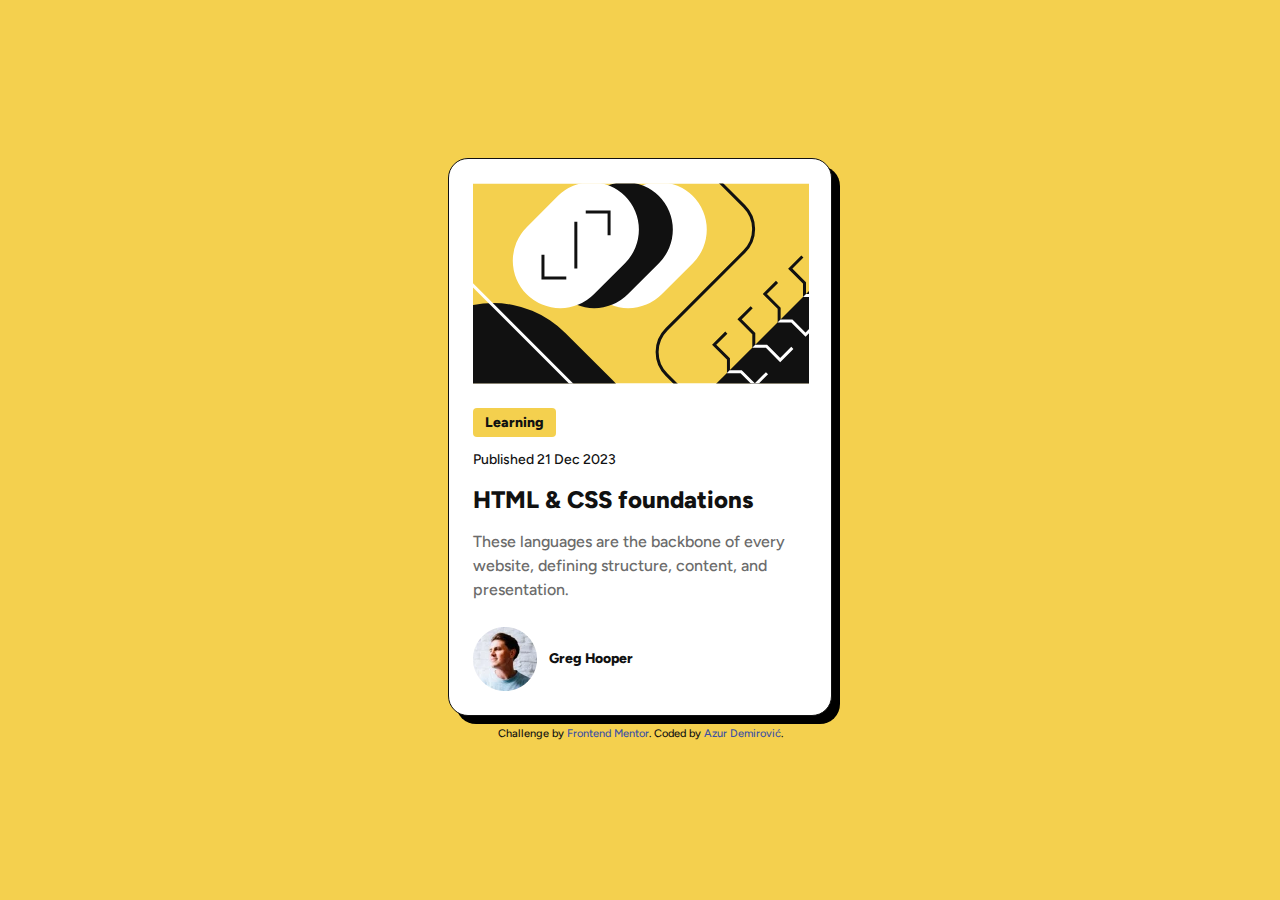
<file: homework3/index.html>
<!DOCTYPE html>
<html lang="en">
  <head>
    <meta charset="UTF-8" />
    <meta name="viewport" content="width=device-width, initial-scale=1.0" />
    <!-- displays site properly based on user's device -->

    <link
      rel="icon"
      type="image/png"
      sizes="32x32"
      href="./assets/images/favicon-32x32.png"
    />

    <title>Frontend Mentor | Blog preview card</title>
    <link rel="stylesheet" href="styles/reset.css" />
    <link rel="stylesheet" href="styles/theme.css" />
    <link rel="stylesheet" href="styles/main.css" />
  </head>
  <body>
    <main class="main-section">
      <div class="card">
        <img
          src="assets/images/illustration-article.svg"
          alt="Illustration art of the article."
          id="illustration-img"
        />

        <div class="card-main-content">
          <div class="card-tag">
            <span class="card-tag-text">Learning</span>
          </div>

          <time class="card-date-text">Published 21 Dec 2023</time>

          <a href="#"><h3 class="card-main-heading-text">HTML & CSS foundations</h3></a>

          <p class="card-text">
            These languages are the backbone of every website, defining
            structure, content, and presentation.
          </p>
        </div>

        <div class="user-section">
          <img
            src="assets/images/image-avatar.webp"
            alt="Image of user icon."
            id="user-icon"
          />
          <a href="#" class="card-username-text">Greg Hooper</a>
        </div>
      </div>
      <div class="attribution card-date-text">
        Challenge by
        <a href="https://www.frontendmentor.io?ref=challenge" target="_blank"
          >Frontend Mentor</a
        >. Coded by <a href="#">Azur Demirović</a>.
      </div>
    </main>
  </body>
</html>
</file>
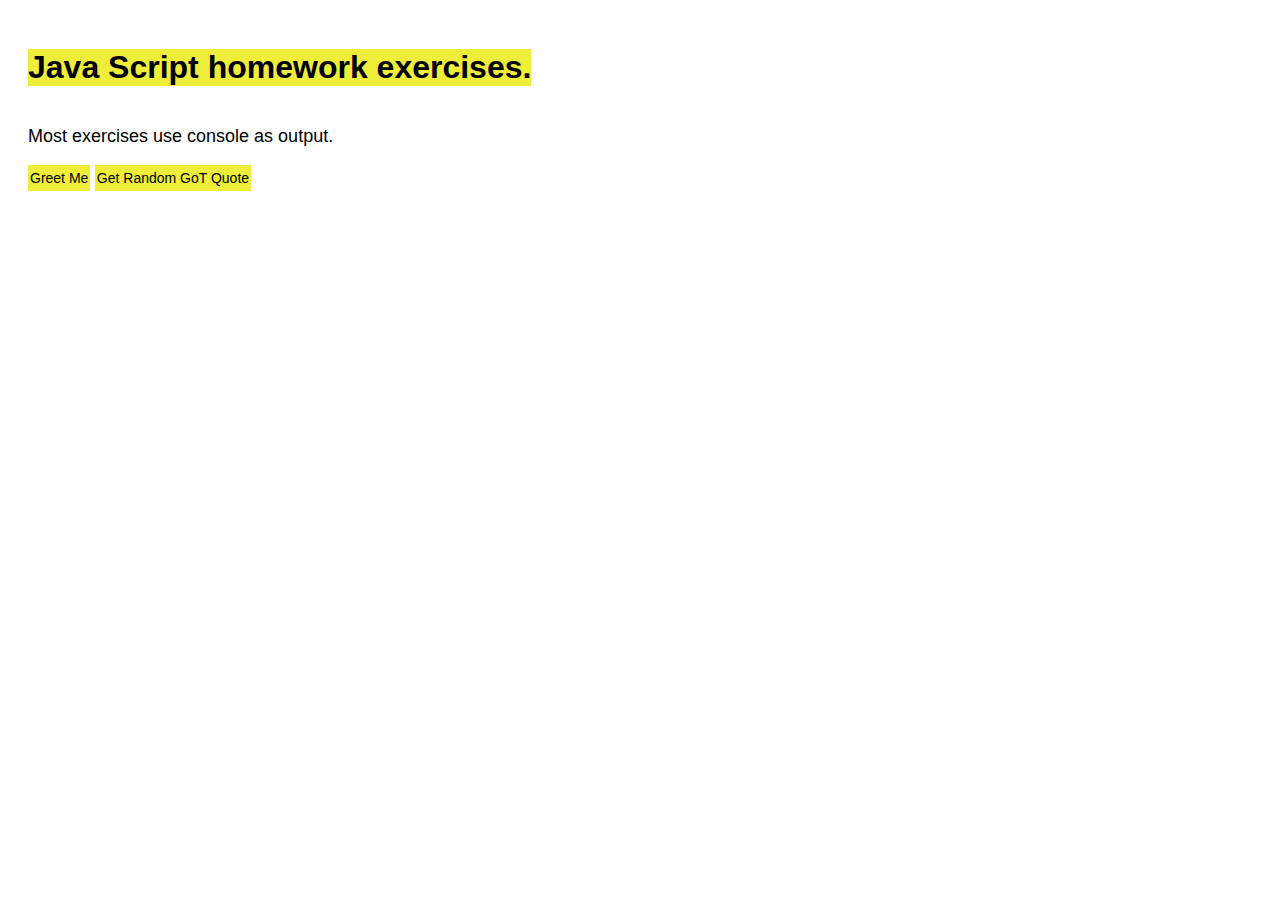
<file: homework4/index.html>
<!DOCTYPE html>
<html lang="en">
  <head>
    <meta charset="UTF-8" />
    <meta name="viewport" content="width=device-width, initial-scale=1.0" />
    <title>Java Script HW</title>
    <link rel="stylesheet" href="style.css" />
  </head>
  <body>
    <h1>Java Script homework exercises.</h1>
    <p>Most exercises use console as output.</p>
    <button onclick="promptAndGreet()">Greet Me</button>
    <button onclick="getRandomQuote()">Get Random GoT Quote</button>

    <script src="scripts/functions.js"></script>
    <script src="scripts/arrays.js"></script>
    <script src="scripts/objects.js"></script>
    <script src="scripts/dates.js"></script>
    <script src="scripts/strings.js"></script>
    <script src="scripts/maps.js"></script>
    <script src="scripts/scopes.js"></script>
    <script src="scripts/closure.js"></script>
    <script src="scripts/errors.js"></script>
    <script src="scripts/OOP.js"></script>
  </body>
</html>
</file>
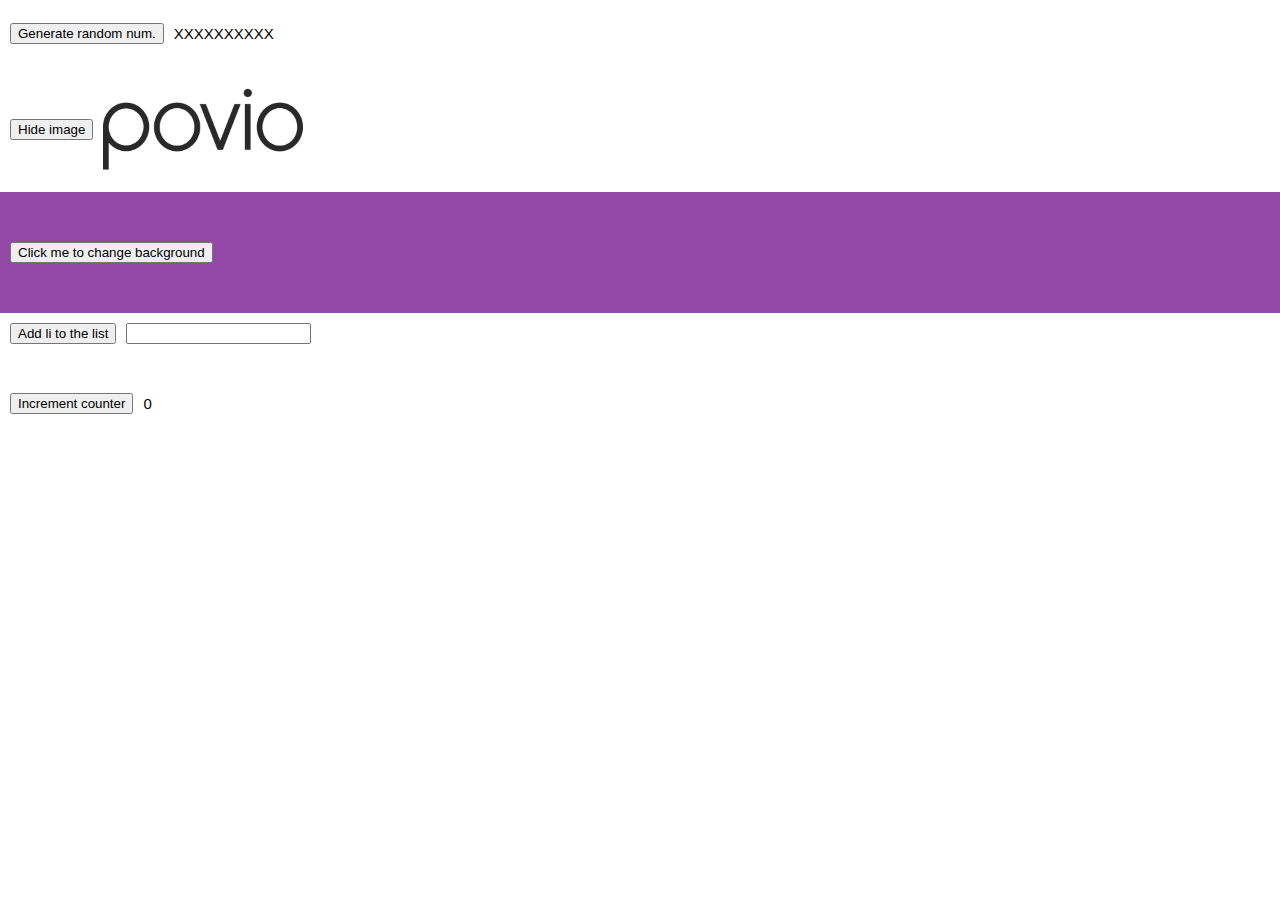
<file: homework5/index.html>
<!DOCTYPE html>
<html lang="en">
  <head>
    <meta charset="UTF-8" />
    <meta name="viewport" content="width=device-width, initial-scale=1.0" />
    <title>JS Func/DOM</title>
    <script defer src="scripts/functional.js"></script>
    <script defer src="scripts/DOM.js"></script>
    <link rel="stylesheet" href="style.css" />
  </head>
  <body>
    <div class="task">
      <button id="task-1-button">Generate random num.</button>
      <p id="task-1-paragraph">XXXXXXXXXX</p>
    </div>

    <div class="task">
      <button id="task-2-button">Hide Image</button>
      <img
        id="task-2-image"
        class="task-2-image"
        src="assets/povio.jpg"
        alt="Image of povio logo."
        width="200"
      />
    </div>

    <div id="div-with-background" class="task with-background">
      <button id="task-3-button">Click me to change background</button>
    </div>

    <div class="task">
      <button id="task-4-button">Add li to the list</button>
      <input type="text" id="task-4-input" />
    </div>
    <ul id="task-4-ul"></ul>

    <div class="task">
        <button id="task-5-button">Increment counter</button>
        <p id="task-5-paragraph" class="task-5-paragraph">0</p>
    </div>
  </body>
</html>
</file>
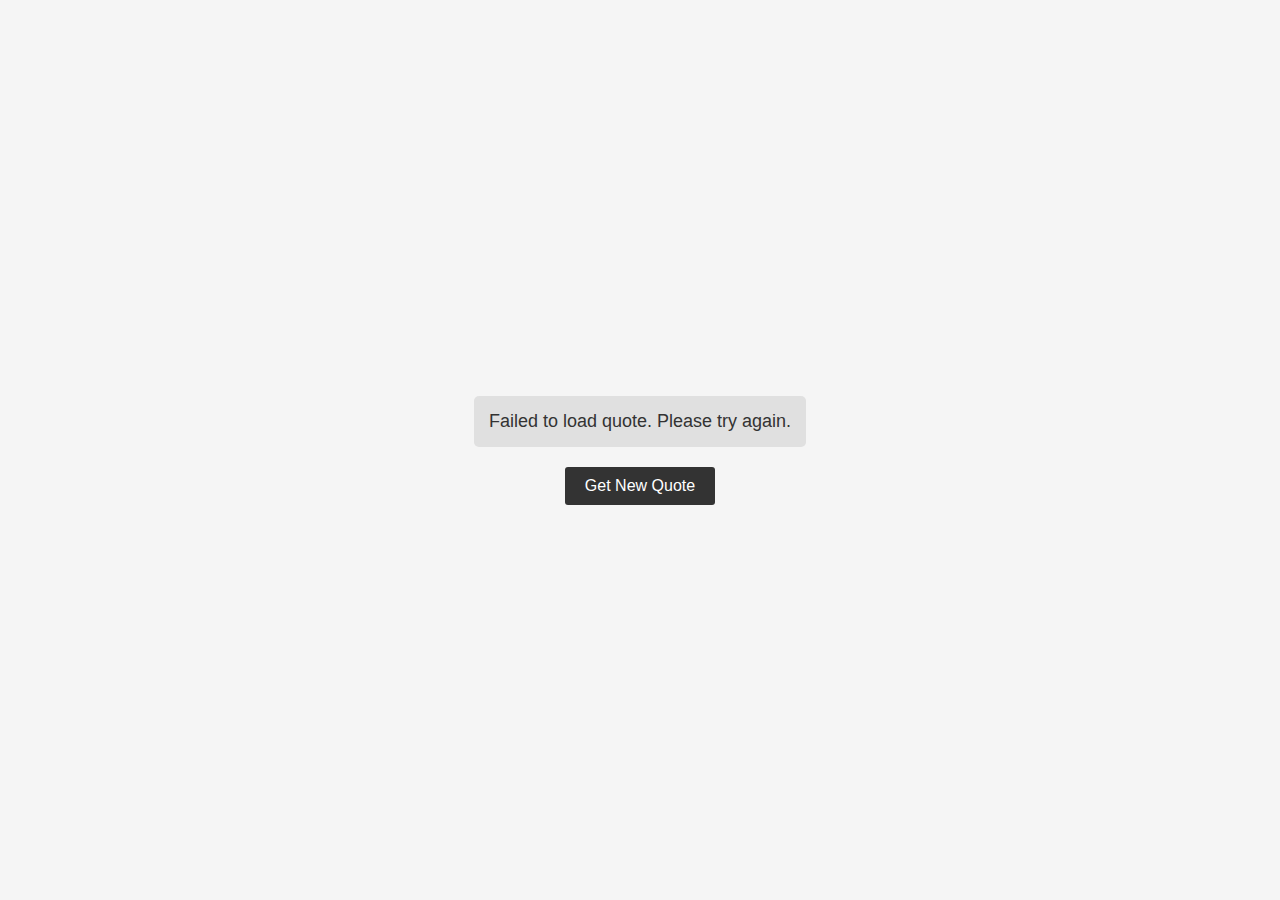
<file: homework6/index.html>
<!DOCTYPE html>
<html lang="en">
  <head>
    <meta charset="UTF-8" />
    <meta name="viewport" content="width=device-width, initial-scale=1.0" />
    <title>Promises & Fetching</title>
    <link rel="stylesheet" href="style.css" />
  </head>
  <body>
    <div class="quote-container">
      <div id="loading" class="loading">Loading quote...</div>
      <div id="error" class="error hidden">Failed to load quote. Please try again.</div>
      <div id="quote-content" class="quote-content hidden">
        <p id="quote-text" class="quote-text"></p>
        <p id="quote-author" class="quote-author"></p>
      </div>
      <button id="new-quote-btn" class="new-quote-btn hidden">Get New Quote</button>
    </div>

    <script src="scripts/promises.js"></script>
    <script src="scripts/quotes.js"></script>
  </body>
</html>
</file>
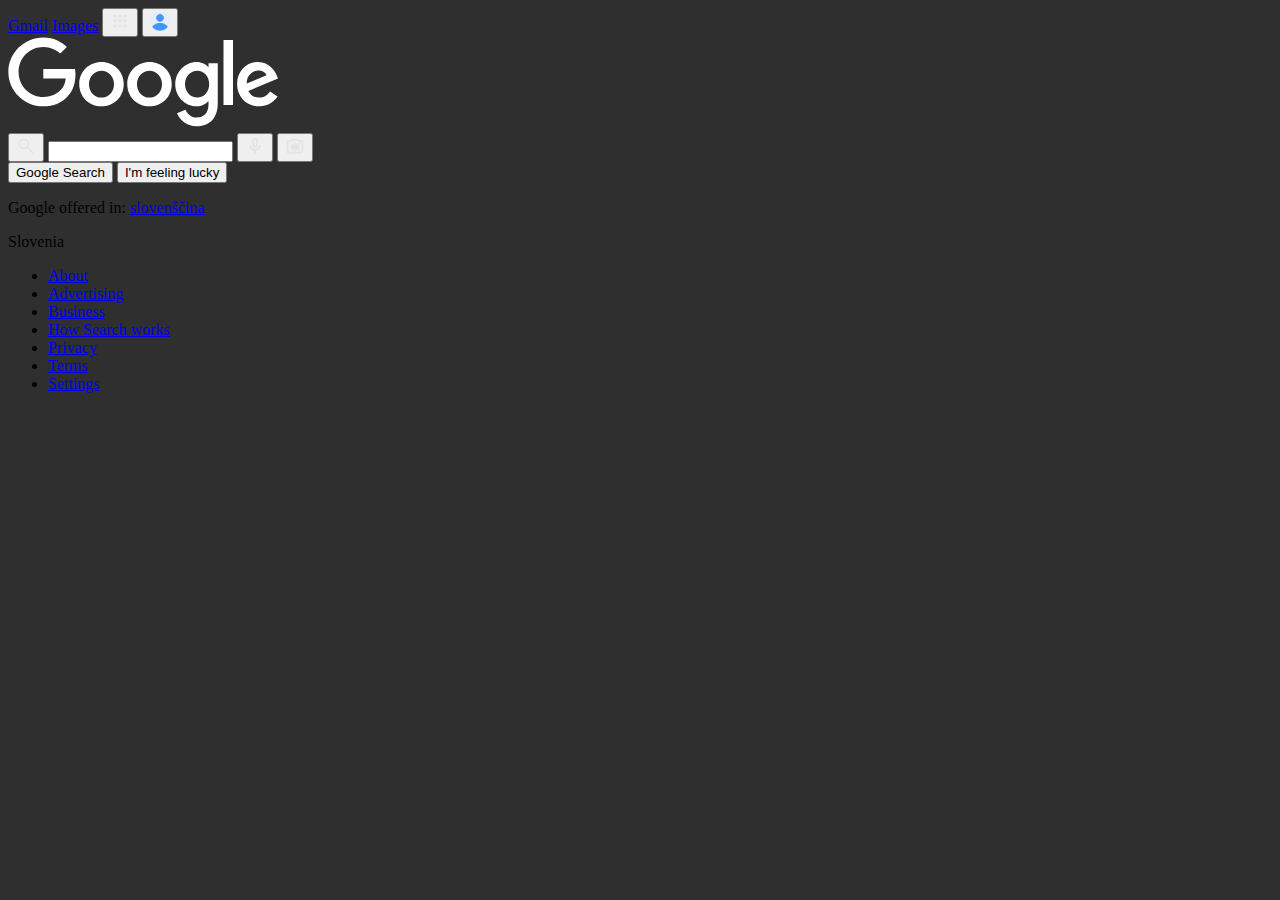
<file: ex1/google.html>
<!DOCTYPE html>
<html lang="en">
  <head>
    <meta charset="UTF-8" />
    <meta name="viewport" content="width=device-width, initial-scale=1.0" />
    <link rel="icon" type="image/x-icon" href="/assets/favicon.png" />
    <title>Google</title>
  </head>
  <body style="background-color: #2f2f2f">
    <header>
      <nav>
        <a href="#" id="gmail">Gmail</a>
        <a href="#" id="images">Images</a>
        <button id="apps-button" aria-label="open-apps-menu-button">
          <img src="assets/apps-icon.svg" alt="" width="20" height="20" />
        </button>
        <button id="user-button" aria-label="open-user-optins-button">
          <img src="assets/user-icon.png" alt="u" width="20" height="20" />
        </button>
      </nav>
    </header>
    <main>
      <div class="logo">
        <a href="#"><img src="assets/google-logo.svg" alt="Google logo" /></a>
      </div>

      <form>
        <section class="search-bar">
          <button type="submit" aria-label="search-button">
            <img src="assets/search-icon.svg" alt="" width="20" height="20" />
          </button>

          <input type="text" name="search-query" aria-label="search-inputbox" />

          <button type="button" aria-label="search-by-voice">
            <img
              src="assets/voice-search-icon.svg"
              alt=""
              width="20"
              height="20"
            />
          </button>

          <button type="button" aria-label="search-by-image">
            <img
              src="assets/image-search-icon.svg"
              alt=""
              width="20"
              height="20"
            />
          </button>
        </section>

        <section class="below-search-bar">
          <button type="submit">Google Search</button>
          <button type="submit">I'm feeling lucky</button>
          <p>Google offered in: <a href="#">slovenščina</a></p>
        </section>
      </form>
    </main>
    <footer class="footer">
      <div class="location">Slovenia</div>
      <nav class="policies" aria-label="footer-links">
        <ul>
          <li><a href="#">About</a></li>
          <li><a href="#">Advertising</a></li>
          <li><a href="#">Business</a></li>
          <li><a href="#">How Search works</a></li>
          <li><a href="#">Privacy</a></li>
          <li><a href="#">Terms</a></li>
          <li><a href="#">Settings</a></li>
        </ul>
      </nav>
    </footer>
  </body>
</html>
</file>
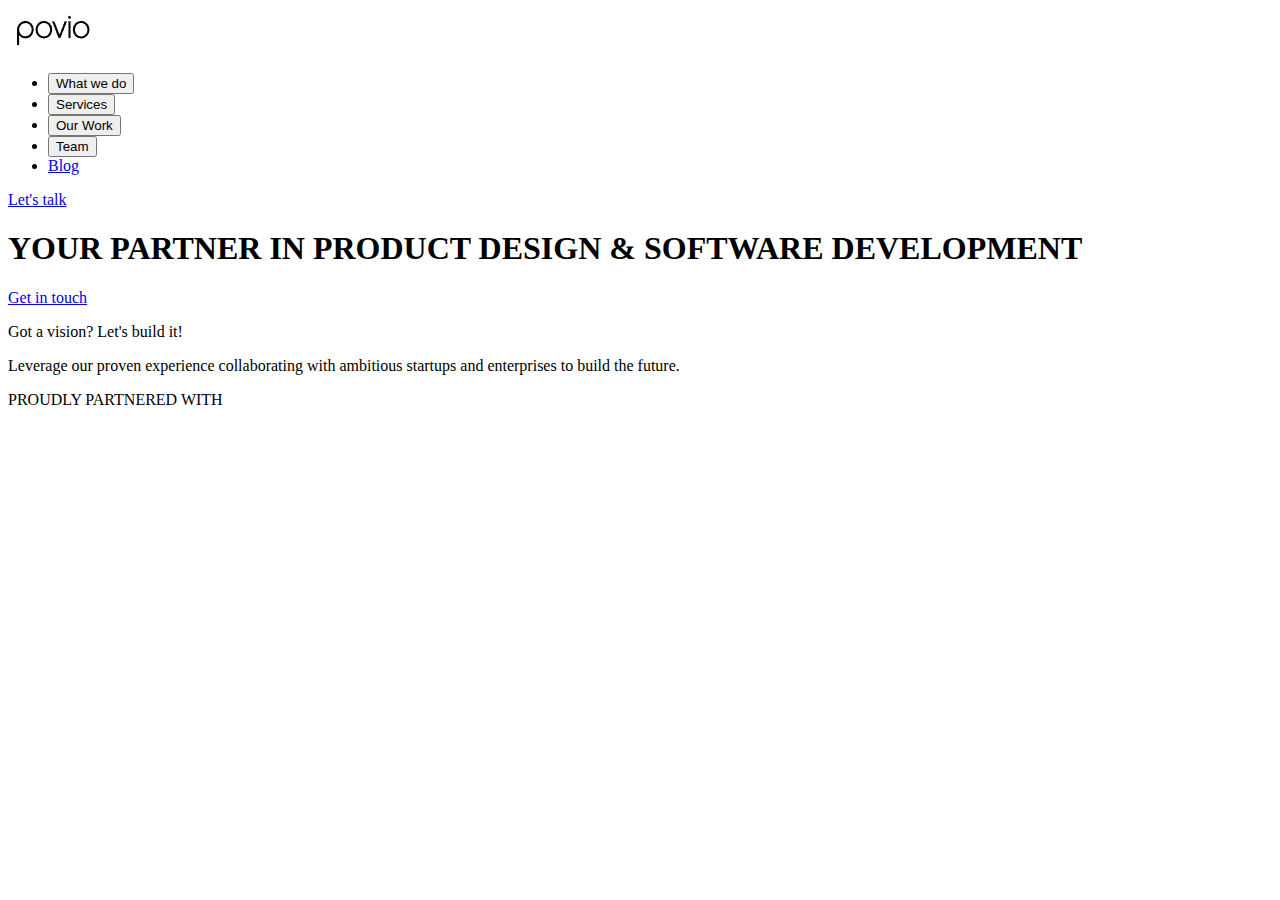
<file: ex2/povio.html>
<!DOCTYPE html>
<html lang="en">
  <head>
    <meta charset="UTF-8" />
    <meta name="viewport" content="width=device-width, initial-scale=1.0" />
    <title>Povio</title>
  </head>
  <body>
    <header>
      <nav aria-label="Main navigation">
        <a href="#"
          ><img src="assets/svgviewer-png-output.png" alt="povio-logo"
        /></a>

        <ul>
          <li>
            <button
              type="button"
              aria-haspopup="dropdown-menu"
              aria-expanded="false"
            >
              What we do
            </button>
          </li>
          <li>
            <button
              type="button"
              aria-haspopup="dropdown-menu"
              aria-expanded="false"
            >
              Services
            </button>
          </li>
          <li>
            <button
              type="button"
              aria-haspopup="dropdown-menu"
              aria-expanded="false"
            >
              Our Work
            </button>
          </li>
          <li>
            <button
              type="button"
              aria-haspopup="dropdown-menu"
              aria-expanded="false"
            >
              Team
            </button>
          </li>
          <li><a href="#" id="blog-link">Blog</a></li>
        </ul>

        <a href="#" id="lets-talk-link">Let's talk</a>
      </nav>
    </header>
    <main>
      <h1>YOUR PARTNER IN PRODUCT DESIGN & SOFTWARE DEVELOPMENT</h1>
      <a href="#">Get in touch</a>
      <p>Got a vision? Let's build it!</p>
      <p>
        Leverage our proven experience collaborating with ambitious startups and
        enterprises to build the future.
      </p>

      <p>PROUDLY PARTNERED WITH</p>
    </main>
  </body>
</html>
</file>
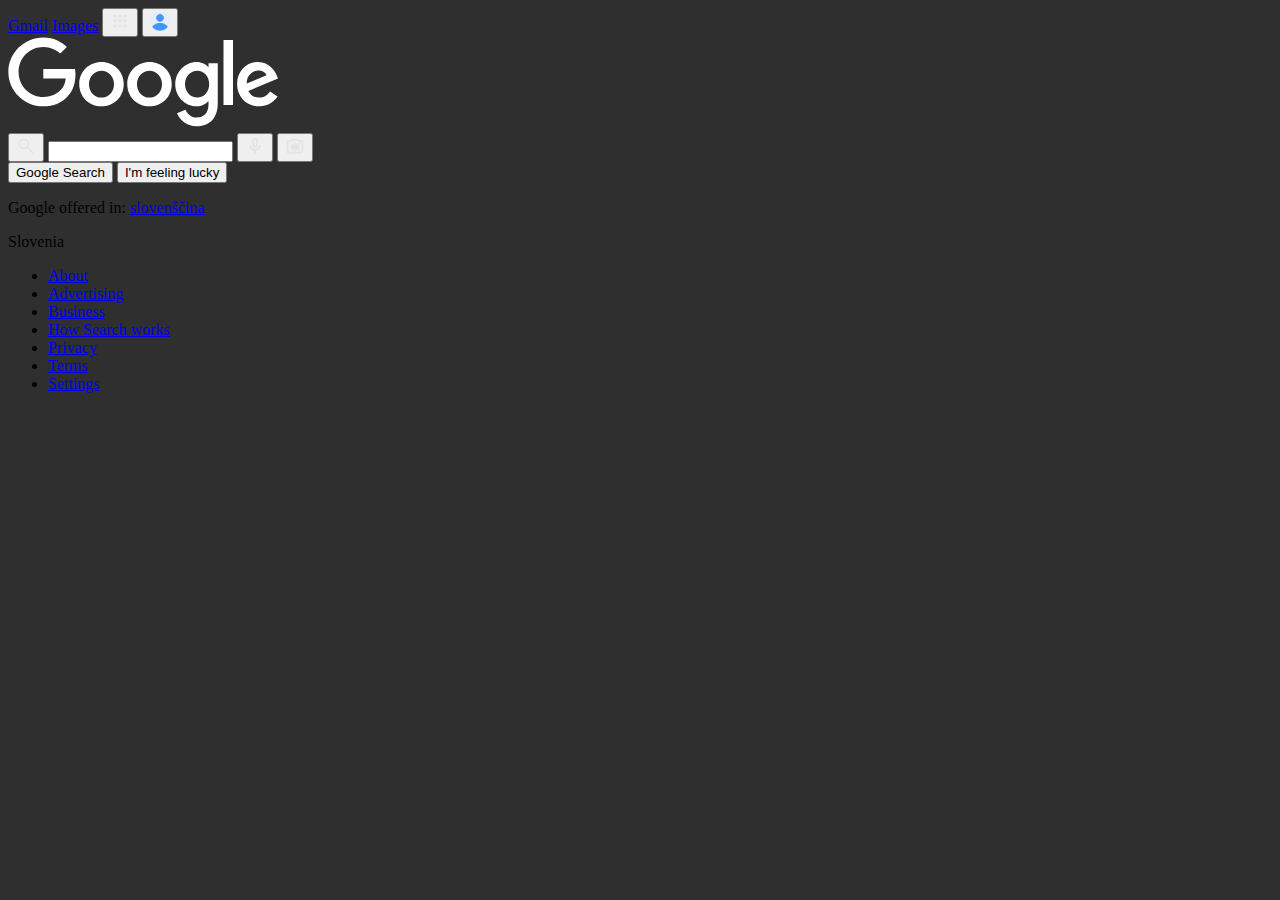
<file: homework1/ex1/google.html>
<!DOCTYPE html>
<html lang="en">
  <head>
    <meta charset="UTF-8" />
    <meta name="viewport" content="width=device-width, initial-scale=1.0" />
    <link rel="icon" type="image/x-icon" href="/assets/favicon.png" />
    <title>Google</title>
  </head>
  <body style="background-color: #2f2f2f">
    <header>
      <nav>
        <a href="#" id="gmail">Gmail</a>
        <a href="#" id="images">Images</a>
        <button id="apps-button" aria-label="open-apps-menu-button">
          <img src="assets/apps-icon.svg" alt="" width="20" height="20" />
        </button>
        <button id="user-button" aria-label="open-user-optins-button">
          <img src="assets/user-icon.png" alt="u" width="20" height="20" />
        </button>
      </nav>
    </header>
    <main>
      <div class="logo">
        <a href="#"><img src="assets/google-logo.svg" alt="Google logo" /></a>
      </div>

      <form>
        <section class="search-bar">
          <button type="submit" aria-label="search-button">
            <img src="assets/search-icon.svg" alt="" width="20" height="20" />
          </button>

          <input type="text" name="search-query" aria-label="search-inputbox" />

          <button type="button" aria-label="search-by-voice">
            <img
              src="assets/voice-search-icon.svg"
              alt=""
              width="20"
              height="20"
            />
          </button>

          
          <button type="button" aria-label="search-by-image">
            <img
              src="assets/image-search-icon.svg"
              alt=""
              width="20"
              height="20"
            />
          </button>
        </section>

        <section class="below-search-bar">
          <button type="submit">Google Search</button>
          <button type="submit">I'm feeling lucky</button>
          <p>Google offered in: <a href="#">slovenščina</a></p>
        </section>
      </form>
    </main>
    <footer class="footer">
      <div class="location">Slovenia</div>
      <nav class="policies" aria-label="footer-links">
        <ul>
          <li><a href="#">About</a></li>
          <li><a href="#">Advertising</a></li>
          <li><a href="#">Business</a></li>
          <li><a href="#">How Search works</a></li>
          <li><a href="#">Privacy</a></li>
          <li><a href="#">Terms</a></li>
          <li><a href="#">Settings</a></li>
        </ul>
      </nav>
    </footer>
  </body>
</html>
</file>
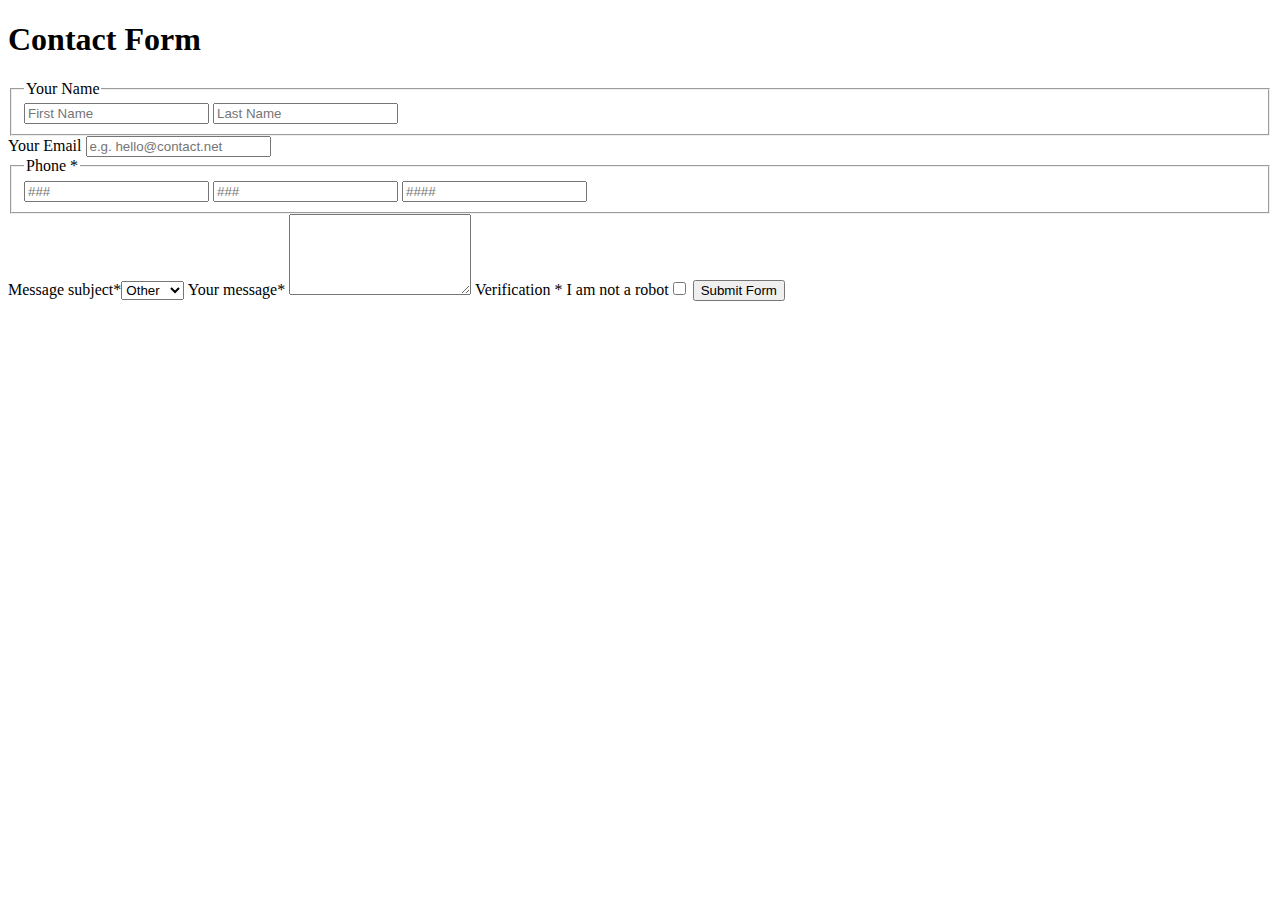
<file: homework2/ex1/contactform.html>
<!DOCTYPE html>
<html lang="en">
  <head>
    <meta charset="UTF-8" />
    <meta name="viewport" content="width=device-width, initial-scale=1.0" />
    <title>Contact Form</title>
  </head>
  <body>
    <main>
      <h1>Contact Form</h1>
      <form>
        <fieldset>
          <legend>Your Name</legend>

          <input
            type="text"
            name="fname"
            placeholder="First Name"
            aria-label="First Name"
          />

          <input
            type="text"
            name="lname"
            placeholder="Last Name"
            aria-label="Last Name"
          />
        </fieldset>

        <label
          >Your Email
          <input
            type="email"
            name="email"
            placeholder="e.g. hello@contact.net"
          />
        </label>

        <fieldset>
          <legend>Phone *</legend>

          <input
            type="tel"
            name="countrycode"
            placeholder="###"
            aria-label="Country code"
            maxlength="3"
            required
          />
          <input
            type="tel"
            name="first3digits"
            placeholder="###"
            aria-label="First three digits"
            maxlength="3"
            required
          />
          <input
            type="tel"
            name="last4digits"
            placeholder="####"
            aria-label="Last four digits"
            maxlength="4"
            required
          />
        </fieldset>
        <label
          >Message subject*<select name="subject" required>
            <option value="other">Other</option>
            <option value="other2">Other2</option>
          </select></label
        >
        <label
          >Your message*
          <textarea rows="5" name="message" required> </textarea>
        </label>
        <label
          >Verification *

          <label
            >I am not a robot<input
              type="checkbox"
              name="verification"
              required
          /></label>
        </label>

        <button type="submit">Submit Form</button>
      </form>
    </main>
  </body>
</html>
</file>
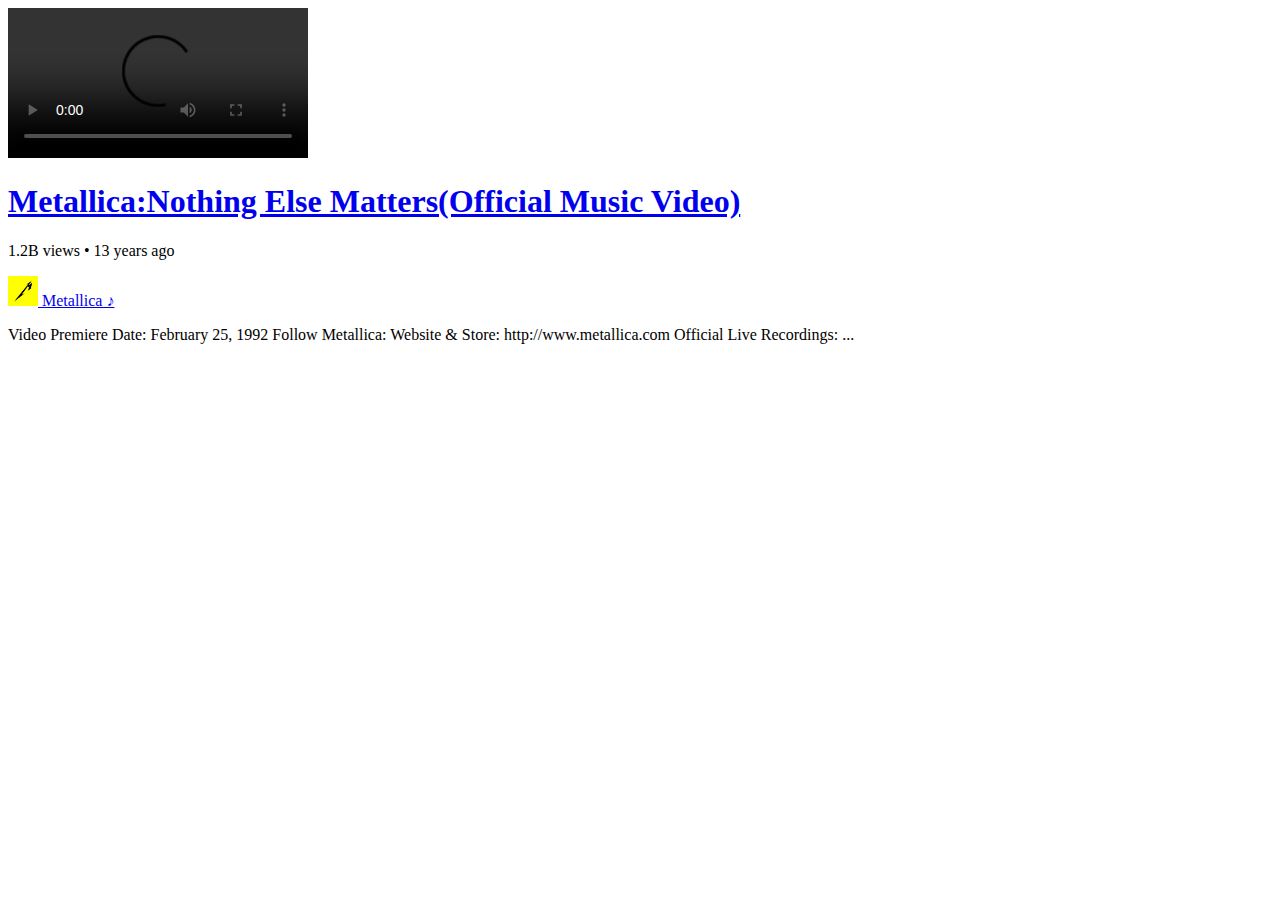
<file: homework2/ex2/video.html>
<!DOCTYPE html>
<html lang="en">
  <head>
    <meta charset="UTF-8" />
    <meta name="viewport" content="width=device-width, initial-scale=1.0" />
    <title>Video</title>
  </head>
  <body>
    <main>
      <div>
        <video
          src="#"
          controls
          aria-label="Music video: Metallica - Nothing Else Matters"
        ></video>
      </div>
      <section>
        <div class="main-label">
          <h1>
            <a href="#">Metallica:Nothing Else Matters(Official Music Video)</a>
          </h1>

          <p>1.2B views • 13 years ago</p>
        </div>

        <div class="channel-ref">
          <a href="#">
            <img
              src="assets/channel-icon.jpg"
              alt="Metallica channel logo"
              width="30"
            />
            <span>Metallica ♪</span>
          </a>
        </div>

        <div class="short-description">
          <p>
            Video Premiere Date: February 25, 1992 Follow Metallica: Website &
            Store: http://www.metallica.com Official Live Recordings: ...
          </p>
        </div>
      </section>
    </main>
  </body>
</html>
</file>
<file: homework3/styles/theme.css>
@font-face {
  font-family: "Figtree Medium";
  src: url("../assets/fonts/static/Figtree-Medium.ttf") format("truetype");
}

@font-face {
  font-family: "Figtree ExtraBold";
  src: url("../assets/fonts/static/Figtree-ExtraBold.ttf") format("truetype");
}

:root {
  --font-medium: "Figtree Medium", sans-serif;
  --font-extrabold: "Figtree ExtraBold", sans-serif;

  --color-background: #f4d04e;

  --color-card-background: #ffffff;
  --color-card-tag-background: #f4d04e;
  --color-card-tag-text: #111111;
  --color-card-main-heading-text: #111111;
  --color-card-main-heading-text-hover: #f4d04e;
  --color-card-date-text: #111111;
  --color-card-text: #6b6b6b;
  --color-card-username-text: #111111;
}

.card-tag-text {
  font-family: var(--font-extrabold);
  font-size: clamp(0.75rem, 2vw, 0.875rem);
  line-height: 150%;
  color: var(--color-card-tag-text);
}

.card-date-text {
  font-family: var(--font-medium);
  font-size: clamp(0.75rem, 2vw, 0.875rem);
  line-height: 150%;
  color: var(--color-card-date-text);
}

.card-main-heading-text {
  font-family: var(--font-extrabold);
  font-size: clamp(1.25rem, 4vw, 1.5rem);
  line-height: 150%;
  color: var(--color-card-main-heading-text);
}

.card-text {
  font-family: var(--font-medium);
  font-size: clamp(0.875rem, 2.5vw, 1rem);
  line-height: 150%;
  color: var(--color-card-text);
}

.card-username-text {
  font-family: var(--font-extrabold);
  font-size: clamp(0.75rem, 2vw, 0.875rem);
  line-height: 150%;
  color: var(--color-card-username-text);
  text-decoration: none;
}
</file>
<file: homework3/styles/main.css>
body,
html {
  background-color: var(--color-background);
}

.main-section {
  display: flex;
  align-items: center;
  justify-content: center;
  min-height: 100vh;
  flex-direction: column;
  padding: 3em;
  box-sizing: border-box;
}

.card {
  border: 1px solid #111111;
  max-width: 384px;
  padding: 24px;
  height: auto;
  width: 100%;
  display: flex;
  gap: 24px;
  background-color: var(--color-card-background);
  border-radius: 20px;
  margin-bottom: 10px;
  box-shadow: 8px 8px 0 0 #000000;
  align-items: flex-start;
  justify-content: left;
  flex-direction: column;
  box-sizing: border-box;
}

.illustration-img {
  width: 100%;
  height: auto;
  border-radius: 10px;
}

.card-main-content {
  display: flex;
  flex-direction: column;
  justify-content: flex-start;
  align-items: flex-start;
  gap: 12px;
}

.card-main-heading-text:hover {
  color: var(--color-background);
}

.card-tag {
  background-color: var(--color-background);
  padding: 4px 12px;
  border-radius: 4px;
}

.user-icon {
  width: 32px;
  height: 32px;
}

.user-section {
  display: flex;
  align-items: center;
  gap: 12px;
}

.attribution {
  font-size: 0.6875rem;
  text-align: center;
}
.attribution a {
  color: hsl(228, 45%, 44%);
}

a {
  text-decoration: none;
}
</file>
<file: homework4/style.css>
body {
  padding: 20px;
  font-family: "Lucida Sans", "Lucida Sans Regular", "Lucida Grande",
    "Lucida Sans Unicode", Geneva, Verdana, sans-serif;
}
h1 {
  background-color: rgb(238, 238, 58);
  display: inline-block;
}
p {
  font-size: 18px;
}
button {
  font-size: 14px;
  background-color: rgb(238, 238, 58);
  border: none;
  padding: 5px 2px;
}

button:hover {
  background-color: black;
  color: rgb(238, 238, 58);
  text-decoration: underline;
}
</file>
<file: homework5/style.css>
body,
html {
  margin: 0;
  font-family: Arial, Helvetica, sans-serif;
}

.task {
  padding: 10px;
  display: flex;
  font-size: 15px;
  align-items: center;
  gap: 10px;
}

.task-2-image {
  opacity: 1;
  transition: opacity 0.5s ease;
}

.hidden {
  opacity: 0;
}

.with-background {
  padding: 50px 10px;
}

ul {
  display: flex;
  flex-direction: column;
  margin-top: 0;
  width: 100%;
  color: rgba(16, 15, 15, 0.866);
  flex-wrap: wrap;
  max-height: 200px;
}

.task-5-paragraph {
  transition: transform 0.2s, color 0.2s;
}

.bump {
  transform: scale(1.7);
}
</file>
<file: homework6/style.css>
body,
html {
  margin: 0;
  padding: 0;
  font-family: Arial, Helvetica, sans-serif;
  height: 100%;
}

.quote-container {
  display: flex;
  flex-direction: column;
  justify-content: center;
  align-items: center;
  min-height: 100vh;
  background-color: #f5f5f5;
  padding: 20px;
  box-sizing: border-box;
}

.loading {
  font-size: 20px;
  color: #666;
  text-align: center;
}

.error {
  font-size: 18px;
  color: #333;
  text-align: center;
  padding: 15px;
  background-color: #e0e0e0;
  border-radius: 5px;
}

.quote-content {
  max-width: 700px;
  background-color: white;
  padding: 30px;
  border-radius: 5px;
  box-shadow: 0 2px 10px rgba(0, 0, 0, 0.1);
  transition: opacity 0.6s ease;
}

.quote-text {
  font-size: 24px;
  line-height: 1.5;
  color: #333;
  margin: 0 0 15px 0;
  font-style: italic;
}

.quote-text::before {
  content: '"';
}

.quote-text::after {
  content: '"';
}

.quote-author {
  font-size: 16px;
  color: #666;
  text-align: right;
  margin: 0;
}

.quote-author::before {
  content: '— ';
}

.new-quote-btn {
  margin-top: 20px;
  padding: 10px 20px;
  font-size: 16px;
  background-color: #333;
  color: white;
  border: none;
  border-radius: 3px;
  cursor: pointer;
  transition: background-color 0.3s ease;
}

.new-quote-btn:hover {
  background-color: #555;
}

.hidden {
  display: none;
}
</file>
